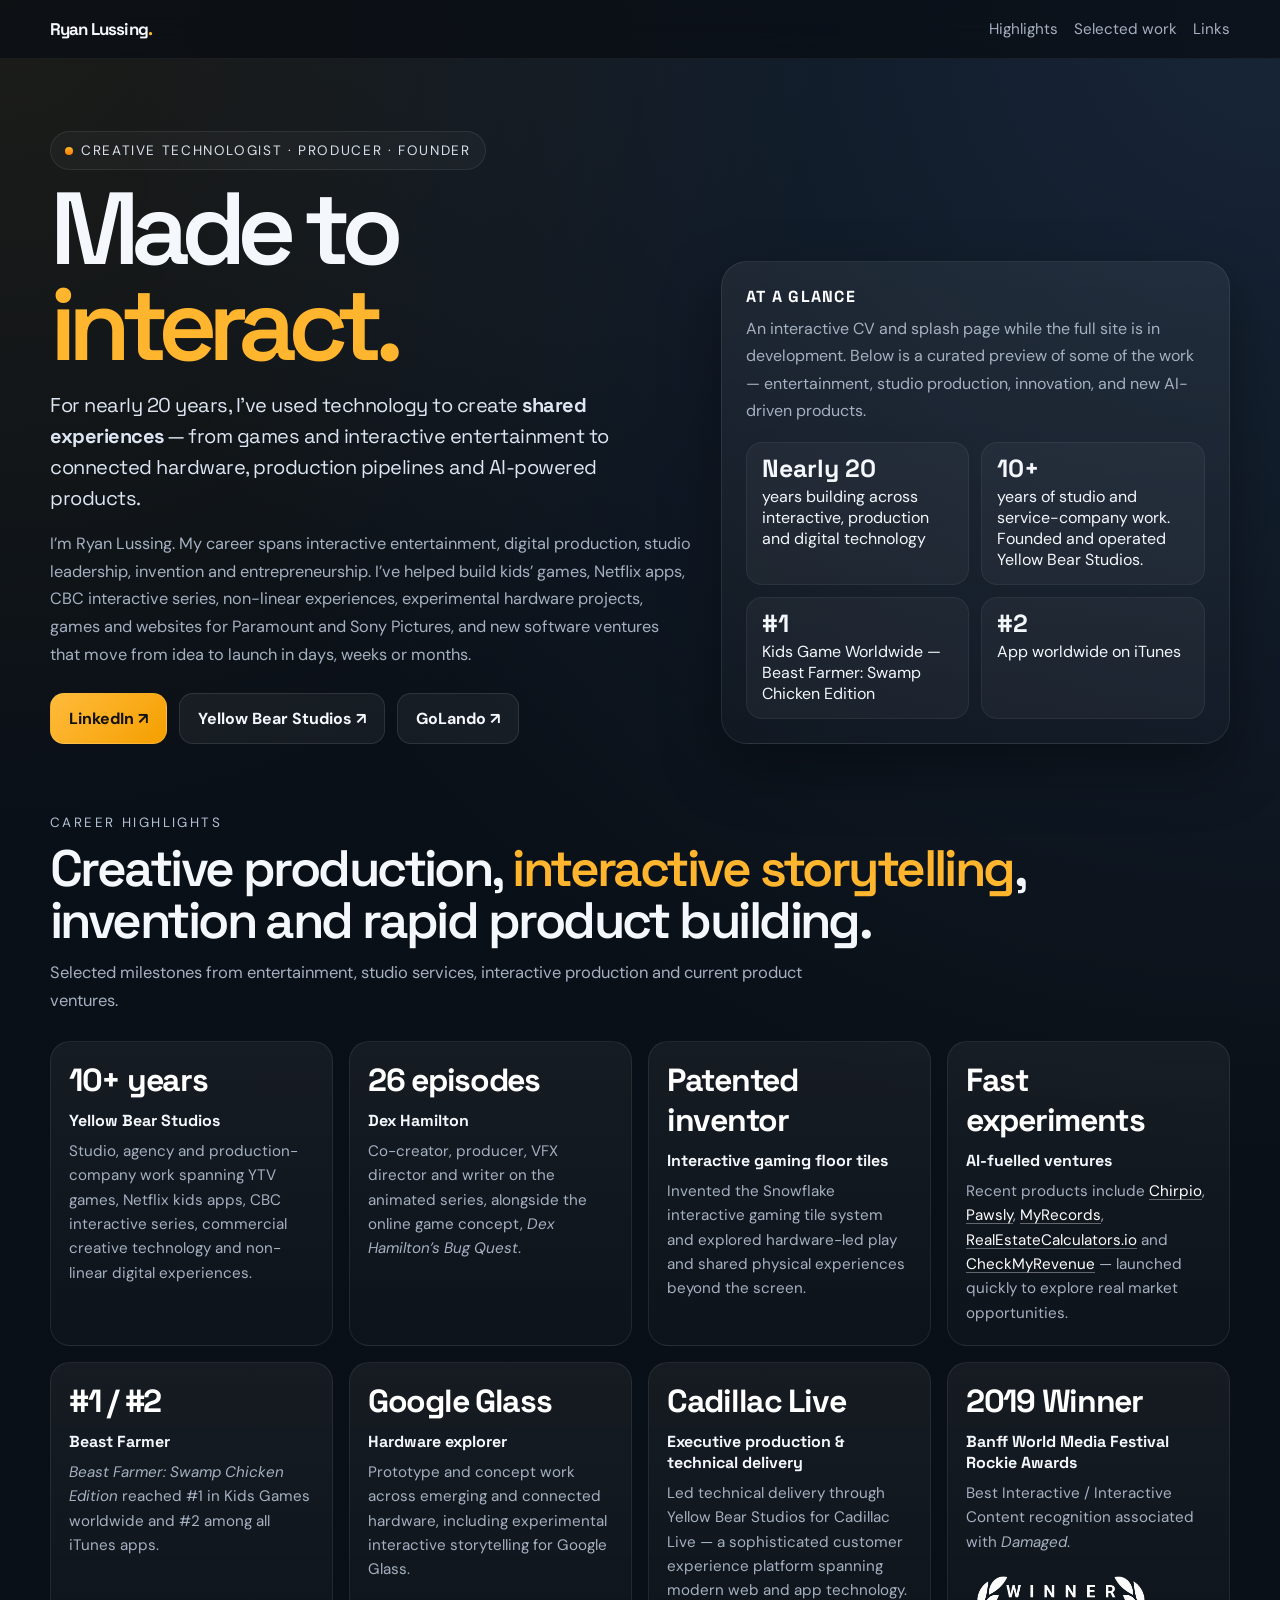
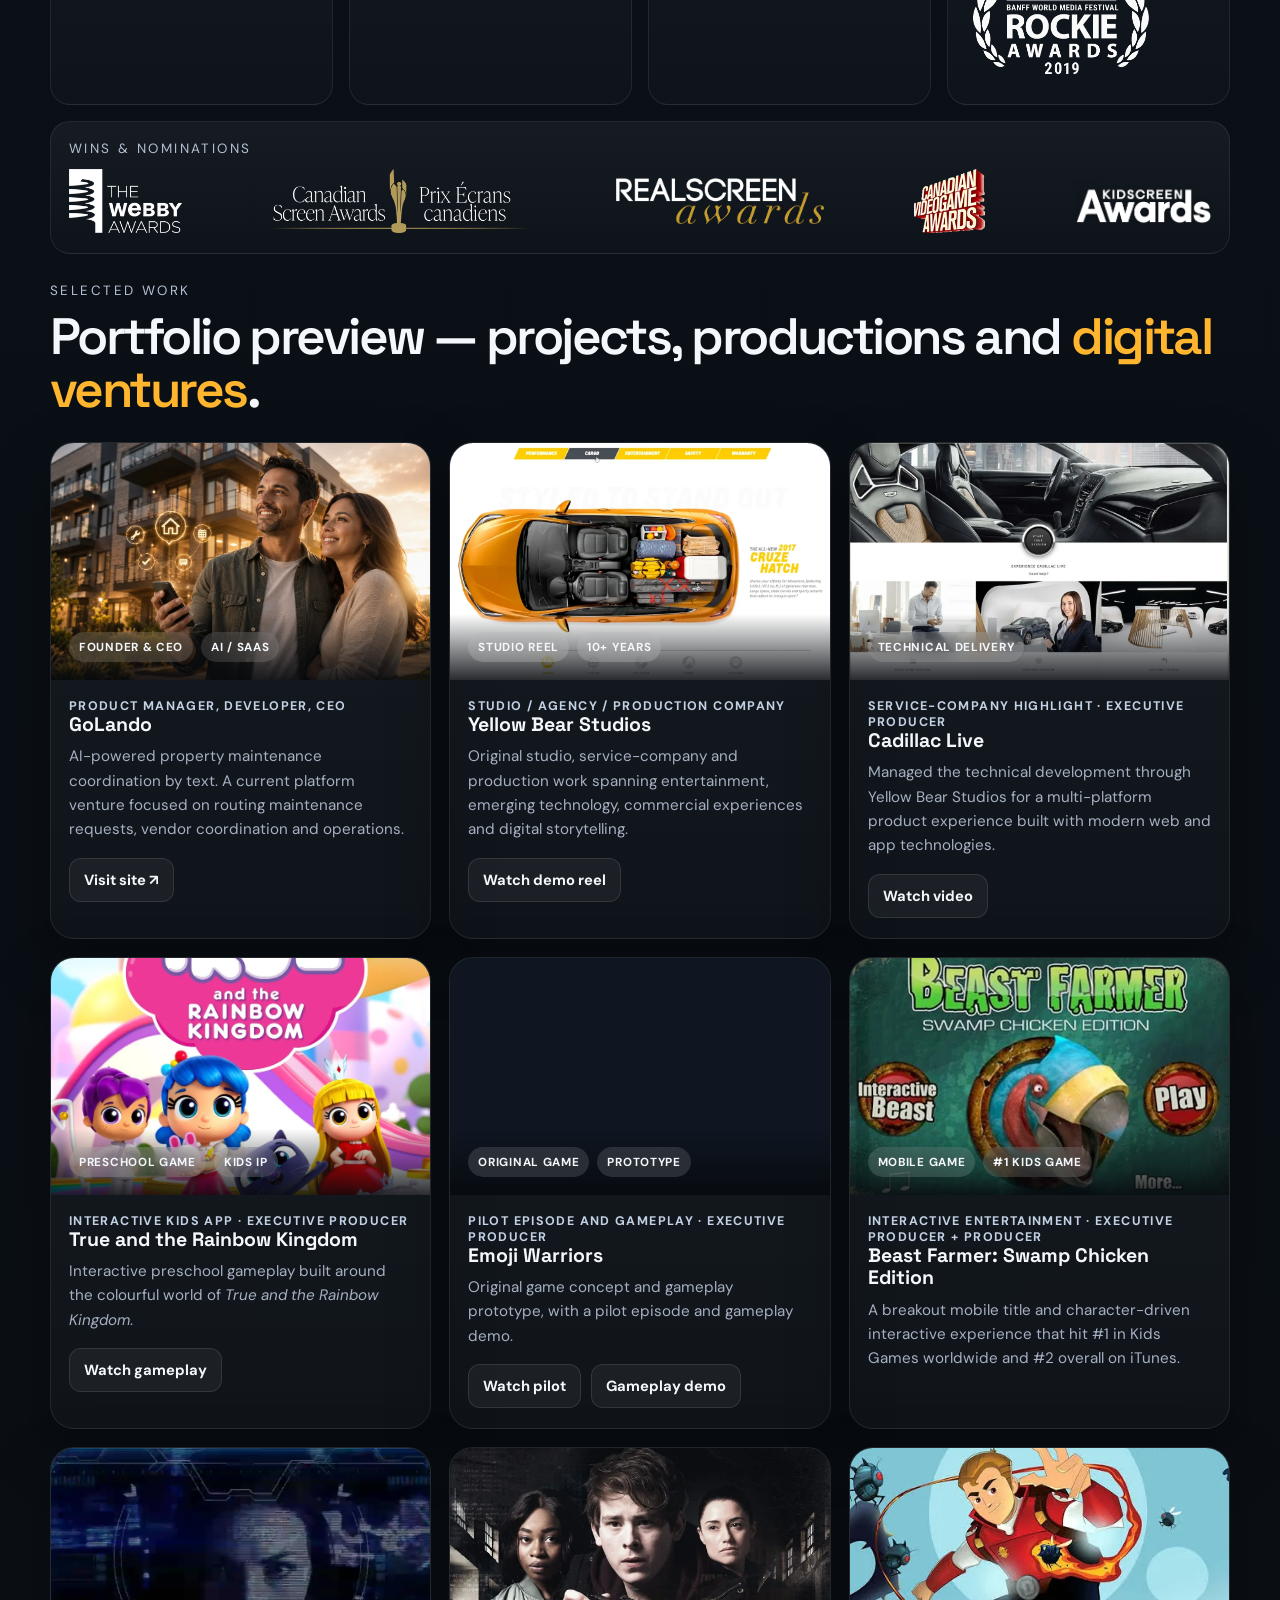
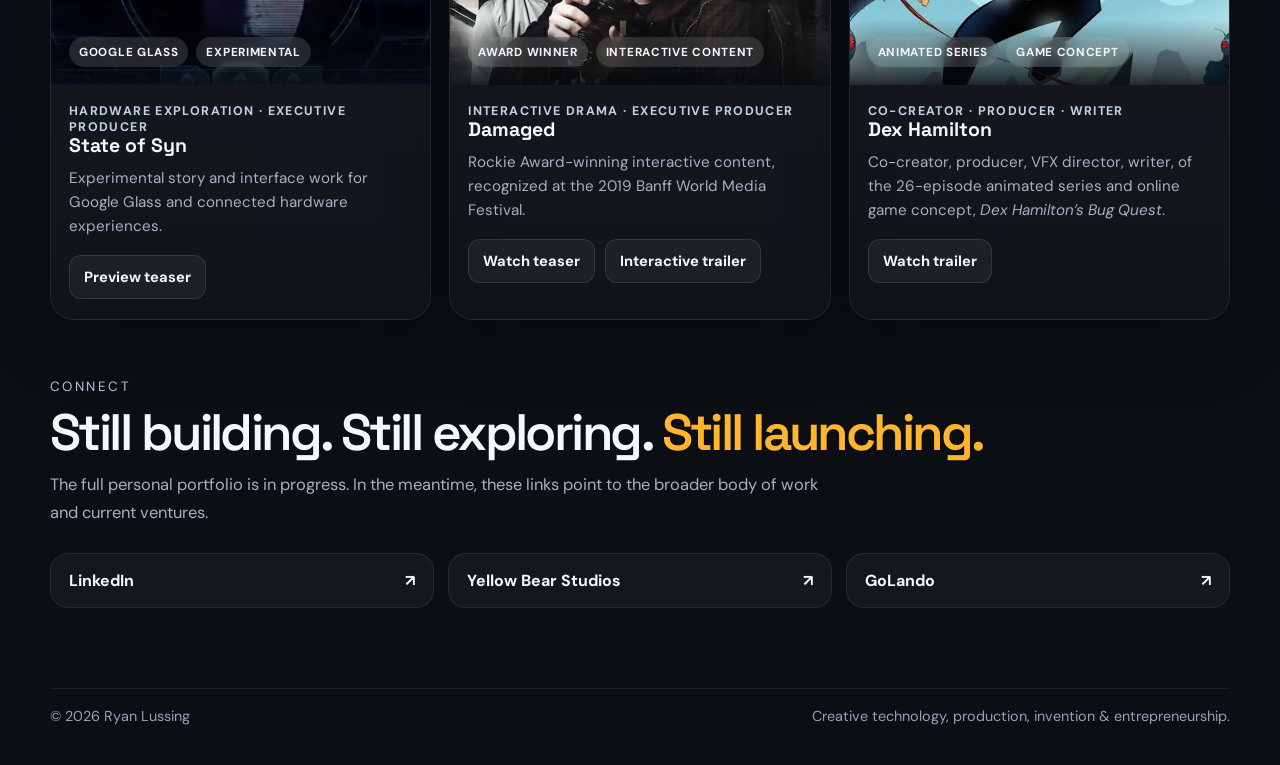
<file: site/index.html>
<!doctype html>
<html lang="en">
<head>
<meta charset="utf-8">
<meta name="viewport" content="width=device-width, initial-scale=1">
<title>Ryan Lussing — Coming Soon</title>
<meta name="description" content="Ryan Lussing is a creative technologist, producer and founder with nearly 20 years of games, interactive entertainment, connected hardware and AI-powered products.">
<link rel="canonical" href="https://ryanlussing.com/">
<meta name="theme-color" content="#0b0f14">

<!-- Open Graph / social sharing -->
<meta property="og:type" content="website">
<meta property="og:site_name" content="Ryan Lussing">
<meta property="og:url" content="https://ryanlussing.com/">
<meta property="og:title" content="Ryan Lussing — Creative technologist · Producer · Founder">
<meta property="og:description" content="For nearly 20 years, I’ve used technology to create shared experiences — from games and interactive entertainment to connected hardware, production pipelines and AI-powered products.">
<meta property="og:image" content="https://ryanlussing.com/images/og-image.jpg">
<meta property="og:image:width" content="1200">
<meta property="og:image:height" content="675">
<meta property="og:image:alt" content="Yellow Bear Studios demo reel still">
<meta name="twitter:card" content="summary_large_image">

<!-- Placeholder favicons -->
<link rel="icon" href="favicon-32.png" sizes="32x32" type="image/png">
<link rel="icon" href="favicon.svg" type="image/svg+xml">
<link rel="apple-touch-icon" href="apple-touch-icon.png">

<link rel="preconnect" href="https://fonts.googleapis.com">
<link rel="preconnect" href="https://fonts.gstatic.com" crossorigin>
<link href="https://fonts.googleapis.com/css2?family=DM+Sans:wght@400;500;600;700&family=Space+Grotesk:wght@400;500;600;700&display=swap" rel="stylesheet">
<link rel="stylesheet" href="css/styles.css">

<script type="application/ld+json">
{
  "@context": "https://schema.org",
  "@type": "Person",
  "name": "Ryan Lussing",
  "url": "https://ryanlussing.com/",
  "jobTitle": "Creative technologist, producer and founder",
  "sameAs": ["https://www.linkedin.com/in/ryan-lussing-2b3353b/"]
}
</script>
<script src="js/main.js" defer></script>
</head>
<body>
<a class="skip-link button primary" href="#top">Skip to content</a>

<header>
  <div class="shell header-inner">
    <a class="wordmark" href="#top">Ryan Lussing<i>.</i></a>
    <button class="menu-toggle" id="menuToggle" type="button" aria-expanded="false" aria-controls="siteNav" aria-label="Menu">
      <svg class="menu-icon" width="18" height="18" viewBox="0 0 18 18" aria-hidden="true"><path d="M2 4.5h14M2 9h14M2 13.5h14" stroke="currentColor" stroke-width="2" stroke-linecap="round"/></svg>
      <span class="close-icon" aria-hidden="true">×</span>
    </button>
    <nav class="nav" id="siteNav" aria-label="Main">
      <a href="#highlights">Highlights</a>
      <a href="#work">Selected work</a>
      <a href="#connect">Links</a>
    </nav>
  </div>
</header>

<main id="top" class="shell">
  <section class="hero" aria-label="Introduction">
    <div class="hero-copy">
      <div class="kicker">Creative technologist · Producer · Founder</div>
      <h1>Made to<br><em>interact.</em></h1>
      <div class="lead">For nearly 20 years, I’ve used technology to create <strong>shared experiences</strong> — from games and interactive entertainment to connected hardware, production pipelines and AI-powered products.</div>
      <p>I’m Ryan Lussing. My career spans interactive entertainment, digital production, studio leadership, invention and entrepreneurship. I’ve helped build kids’ games, Netflix apps, CBC interactive series, non-linear experiences, experimental hardware projects, games and websites for Paramount and Sony Pictures, and new software ventures that move from idea to launch in days, weeks or months.</p>
      <div class="quick-links">
        <a class="button primary" href="https://www.linkedin.com/in/ryan-lussing-2b3353b/" target="_blank" rel="noopener noreferrer">LinkedIn ↗</a>
        <a class="button" href="https://yellowbearstudios.com" target="_blank" rel="noopener noreferrer">Yellow Bear Studios ↗</a>
        <a class="button" href="https://golando.ca" target="_blank" rel="noopener noreferrer">GoLando ↗</a>
      </div>
    </div>
    <aside class="side-card" aria-label="At a glance">
      <h3>At a glance</h3>
      <p>An interactive CV and splash page while the full site is in development. Below is a curated preview of some of the work — entertainment, studio production, innovation, and new AI-driven products.</p>
      <div class="badge-strip">
        <div class="mini"><strong>Nearly 20</strong><span>years building across interactive, production and digital technology</span></div>
        <div class="mini"><strong>10+</strong><span>years of studio and service-company work. Founded and operated Yellow Bear Studios.</span></div>
        <div class="mini"><strong>#1</strong><span>Kids Game Worldwide — Beast Farmer: Swamp Chicken Edition</span></div>
        <div class="mini"><strong>#2</strong><span>App worldwide on iTunes</span></div>
      </div>
    </aside>
  </section>

  <section class="section" id="highlights" aria-labelledby="highlights-title">
    <div class="eyebrow">Career highlights</div>
    <h2 id="highlights-title">Creative production, <em>interactive storytelling</em>, invention and rapid product building.</h2>
    <div class="section-intro">Selected milestones from entertainment, studio services, interactive production and current product ventures.</div>
    <div class="highlights">
      <article class="highlight"><div class="num">10+ years</div><h3>Yellow Bear Studios</h3><p>Studio, agency and production-company work spanning YTV games, Netflix kids apps, CBC interactive series, commercial creative technology and non-linear digital experiences.</p></article>
      <article class="highlight"><div class="num">26 episodes</div><h3>Dex Hamilton</h3><p>Co-creator, producer, VFX director and writer on the animated series, alongside the online game concept, <em>Dex Hamilton’s Bug Quest</em>.</p></article>
      <article class="highlight"><div class="num">Patented inventor</div><h3>Interactive gaming floor tiles</h3><p>Invented the Snowflake interactive gaming tile system and explored hardware-led play and shared physical experiences beyond the screen.</p></article>
      <article class="highlight"><div class="num">Fast experiments</div><h3>AI-fuelled ventures</h3><p>Recent products include <a href="https://chirpio.ai" target="_blank" rel="noopener noreferrer">Chirpio</a>, <a href="https://pawsly.ca" target="_blank" rel="noopener noreferrer">Pawsly</a>, <a href="https://myrecords.ca" target="_blank" rel="noopener noreferrer">MyRecords</a>, <a href="https://realestatecalculators.io" target="_blank" rel="noopener noreferrer">RealEstateCalculators.io</a> and <a href="https://checkmyrevenue.com" target="_blank" rel="noopener noreferrer">CheckMyRevenue</a> — launched quickly to explore real market opportunities.</p></article>
      <article class="highlight"><div class="num">#1 / #2</div><h3>Beast Farmer</h3><p><em>Beast Farmer: Swamp Chicken Edition</em> reached #1 in Kids Games worldwide and #2 among all iTunes apps.</p></article>
      <article class="highlight"><div class="num">Google Glass</div><h3>Hardware explorer</h3><p>Prototype and concept work across emerging and connected hardware, including experimental interactive storytelling for Google Glass.</p></article>
      <article class="highlight"><div class="num">Cadillac Live</div><h3>Executive production &amp; technical delivery</h3><p>Led technical delivery through Yellow Bear Studios for Cadillac Live — a sophisticated customer experience platform spanning modern web and app technology.</p></article>
      <article class="highlight award"><div><div class="num">2019 Winner</div><h3>Banff World Media Festival Rockie Awards</h3><p>Best Interactive / Interactive Content recognition associated with <em>Damaged</em>.</p></div><img src="images/rockie-awards-laurels.png" width="375" height="230" loading="lazy" decoding="async" alt="2019 Banff World Media Festival Rockie Awards laurels"></article>
      <article class="highlight award-logos">
        <div class="eyebrow">Wins &amp; nominations</div>
        <ul>
          <li><img src="images/awards/webby-awards.png" width="212" height="120" loading="lazy" decoding="async" alt="The Webby Awards"></li>
          <li><img src="images/awards/canadian-screen-awards.png" width="479" height="120" loading="lazy" decoding="async" alt="Canadian Screen Awards"></li>
          <li class="wide"><img src="images/awards/realscreen-awards.png" width="543" height="120" loading="lazy" decoding="async" alt="Realscreen Awards"></li>
          <li><img src="images/awards/canadian-videogame-awards.png" width="134" height="120" loading="lazy" decoding="async" alt="Canadian Videogame Awards"></li>
          <li class="wide"><img src="images/awards/kidscreen-awards.png" width="285" height="96" loading="lazy" decoding="async" alt="Kidscreen Awards"></li>
        </ul>
      </article>
    </div>
  </section>

  <section class="section" id="work" aria-labelledby="work-title">
    <div class="eyebrow">Selected work</div>
    <h2 id="work-title">Portfolio preview — projects, productions and <em>digital ventures</em>.</h2>
    <!-- Cards are rendered by js/main.js from data/projects.json -->
    <div class="grid" id="projectGrid"></div>
    <noscript><p class="section-intro">Turn on JavaScript to see the project grid.</p></noscript>
  </section>
</main>

<section class="bottom" id="connect" aria-labelledby="connect-title">
  <div class="shell">
    <div class="eyebrow">Connect</div>
    <h2 id="connect-title">Still building. Still exploring. <em>Still launching.</em></h2>
    <div class="section-intro">The full personal portfolio is in progress. In the meantime, these links point to the broader body of work and current ventures.</div>
    <nav class="links" aria-label="Elsewhere">
      <a href="https://www.linkedin.com/in/ryan-lussing-2b3353b/" target="_blank" rel="noopener noreferrer"><span>LinkedIn</span><span aria-hidden="true">↗</span></a>
      <a href="https://yellowbearstudios.com" target="_blank" rel="noopener noreferrer"><span>Yellow Bear Studios</span><span aria-hidden="true">↗</span></a>
      <a href="https://golando.ca" target="_blank" rel="noopener noreferrer"><span>GoLando</span><span aria-hidden="true">↗</span></a>
    </nav>
  </div>
</section>

<footer>
  <div class="shell footerline">
    <span>© 2026 Ryan Lussing</span>
    <span>Creative technology, production, invention &amp; entrepreneurship.</span>
  </div>
</footer>

<div class="modal" id="videoModal" aria-hidden="true">
  <div class="modal-panel" role="dialog" aria-modal="true" aria-labelledby="modalTitle">
    <div class="modal-top">
      <h3 id="modalTitle">Preview</h3>
      <button class="modal-close" id="closeModal" type="button" aria-label="Close video">×</button>
    </div>
    <!-- The YouTube/Vimeo player is only created when a video is opened -->
    <div class="modal-body" id="modalPlayer"></div>
  </div>
</div>
</body>
</html>
</file>
<file: site/css/styles.css>
/* ==========================================================================
   Ryan Lussing — portfolio styles
   Source of truth: design/reference.html. Values match the reference exactly.
   Mobile-first: base styles are the reference's phone layout (up to 720px),
   then tablet (721px and up) and desktop (1081px and up) build on them.
   ========================================================================== */

/* Design tokens ------------------------------------------------------------ */
:root{
  /* Palette from the reference */
  --bg:#0b0f14;
  --panel:#111824;
  --panel2:#0f1621;
  --soft:#161f2d;
  --text:#f4f7fb;
  --muted:#a5b0c1;
  --line:rgba(255,255,255,.08);
  --gold:#ffb52e;
  --blue:#71a9ff;
  --cyan:#80d8ff;
  --pink:#ff6ec7;

  /* Colours the reference uses inline */
  --text-lead:#dde6f2;
  --text-kicker:#d8e0eb;
  --text-eyebrow:#b4c1d5;
  --text-role:#c3d1e5;
  --text-footer:#95a2b5;
  --gold-light:#ffbb3c;
  --gold-deep:#f59f00;
  --orange:#ff7b00;
  --on-gold:#111;
  --bg-top:#091018;
  --header-bg:rgba(9,13,18,.72);
  --modal-scrim:rgba(3,5,8,.84);
  --modal-bg:#0b1119;

  /* Type */
  --font-body:'DM Sans',Arial,sans-serif;
  --font-display:'Space Grotesk',Arial,sans-serif;

  /* Shape, depth and layout */
  --radius:22px;
  --shadow:0 24px 60px rgba(0,0,0,.35);
  --shell-max:1180px;
}

/* Base --------------------------------------------------------------------- */
*{box-sizing:border-box}
@media (prefers-reduced-motion: no-preference){html{scroll-behavior:smooth}}
body{margin:0;font-family:var(--font-body);background:radial-gradient(circle at top right, rgba(113,169,255,.14), transparent 28%),radial-gradient(circle at top left, rgba(255,181,46,.08), transparent 20%),linear-gradient(180deg,var(--bg-top) 0%,var(--bg) 100%);color:var(--text)}
body.modal-open{overflow:hidden}
a{color:inherit;text-decoration:none}
img{display:block;max-width:100%}
h1,h2,h3{font-family:var(--font-display)}
.shell{width:min(100% - 24px,var(--shell-max));margin:0 auto}

/* Skip link: off-screen until focused with the keyboard */
.skip-link{position:absolute;left:12px;top:-80px;z-index:100}
.skip-link:focus{top:12px}

/* Header ------------------------------------------------------------------- */
header{position:static;top:0;z-index:20;-webkit-backdrop-filter:blur(18px);backdrop-filter:blur(18px);background:var(--header-bg);border-bottom:1px solid rgba(255,255,255,.06)}
.header-inner{display:flex;justify-content:space-between;align-items:center;gap:20px;padding:18px 0}
.wordmark{font-family:var(--font-display);font-size:1.06rem;font-weight:700;letter-spacing:-.05em}
.wordmark i{color:var(--gold);font-style:normal}
.nav{display:none;gap:16px;flex-wrap:wrap;font-size:.95rem;color:var(--muted)}

/* Phone menu: the reference hides the nav on phones; this reuses the modal
   close button and the Connect link tiles so the links stay reachable.
   The negative margin sits the 38px button inside the header padding, so the
   header keeps the reference height. */
.menu-toggle{display:inline-flex;align-items:center;justify-content:center;cursor:pointer;border:0;background:rgba(255,255,255,.08);color:#fff;width:38px;height:38px;border-radius:10px;font-size:1.25rem;padding:0;margin:-8px 0}
.menu-toggle .close-icon,.menu-toggle[aria-expanded="true"] .menu-icon{display:none}
.menu-toggle[aria-expanded="true"] .close-icon{display:inline}
@media (max-width: 720px){
  .header-inner{flex-wrap:wrap}
  .nav.is-open{display:flex;flex-direction:column;flex-basis:100%;gap:10px}
  .nav.is-open a{padding:16px 18px;border-radius:18px;background:rgba(255,255,255,.04);border:1px solid var(--line);font-weight:700;color:var(--text)}
}

/* Hero --------------------------------------------------------------------- */
.hero{padding:46px 0 42px;display:grid;grid-template-columns:1fr;gap:28px;align-items:end}
.kicker{display:inline-flex;gap:8px;align-items:center;padding:10px 14px;border:1px solid var(--line);border-radius:999px;background:rgba(255,255,255,.03);font-size:.85rem;color:var(--text-kicker);letter-spacing:.12em;text-transform:uppercase}
.kicker::before{content:"";width:8px;height:8px;border-radius:999px;background:linear-gradient(180deg,var(--gold),var(--orange))}
h1{font-size:3.05rem;font-weight:600;line-height:.94;letter-spacing:-.085em;margin:.7rem 0 1rem}
h1 em{font-style:normal;color:var(--gold)}
h2{font-weight:600;letter-spacing:-.065em}
.lead{font-family:var(--font-display);font-size:1.08rem;line-height:1.55;letter-spacing:-.025em;color:var(--text-lead);max-width:640px}
.hero-copy p{font-size:1.02rem;line-height:1.7;color:var(--muted);max-width:62ch}
.quick-links{display:flex;flex-wrap:wrap;gap:12px;margin-top:24px}

/* Buttons ------------------------------------------------------------------ */
.button{display:inline-flex;align-items:center;gap:10px;padding:14px 18px;border-radius:14px;border:1px solid rgba(255,255,255,.10);background:rgba(255,255,255,.05);font-weight:700;transition:.2s ease;cursor:pointer}
.button:hover{transform:translateY(-1px);background:rgba(255,255,255,.08)}
.button.primary{background:linear-gradient(135deg,var(--gold-light),var(--gold-deep));color:var(--on-gold)}
/* <button> elements don't inherit type or colour by default */
button.button{font:inherit;font-weight:700;color:inherit}

/* "At a glance" card ------------------------------------------------------- */
.side-card{background:linear-gradient(180deg,rgba(255,255,255,.06),rgba(255,255,255,.02));border:1px solid var(--line);border-radius:26px;padding:24px;box-shadow:var(--shadow)}
.side-card h3{margin:0 0 8px;font-size:1rem;color:#fff;letter-spacing:.08em;text-transform:uppercase}
.side-card p{margin:0;color:var(--muted);line-height:1.7}
.badge-strip{display:grid;grid-template-columns:1fr;gap:12px;margin-top:18px}
.mini{padding:14px 15px;border-radius:16px;background:rgba(255,255,255,.04);border:1px solid rgba(255,255,255,.06)}
.mini strong{display:block;font-family:var(--font-display);font-size:1.55rem;line-height:1;margin-bottom:4px}

/* Section heading block ---------------------------------------------------- */
.section{padding:28px 0 0}
.eyebrow{font-size:.84rem;letter-spacing:.18em;text-transform:uppercase;color:var(--text-eyebrow);margin-bottom:12px}
/* .bottom h2: the reference left the Connect heading unstyled (it sits outside
   a .section); it now matches the other section headings, as approved. */
.section h2,.bottom h2{font-size:clamp(2rem,4vw,3.5rem);line-height:1.02;letter-spacing:-.05em;margin:0 0 12px}
.section h2 em,.bottom h2 em{font-style:normal;color:var(--gold)}
.section-intro{max-width:780px;color:var(--muted);font-size:1.03rem;line-height:1.7;margin-bottom:26px}

/* Highlight tiles ---------------------------------------------------------- */
.highlights{display:grid;grid-template-columns:1fr;gap:16px}
.highlight{background:linear-gradient(180deg,rgba(255,255,255,.05),rgba(255,255,255,.02));border:1px solid var(--line);border-radius:20px;padding:18px 18px 20px}
.highlight .num{font-family:var(--font-display);font-size:2rem;font-weight:800;letter-spacing:-.04em;margin-bottom:10px;color:#fff}
.highlight h3{font-size:1rem;margin:0 0 8px}
.highlight p{margin:0;color:var(--muted);font-size:.95rem;line-height:1.6}
.highlight p a{color:#fff;text-decoration:underline;text-decoration-color:rgba(255,255,255,.35);text-underline-offset:3px}
.highlight p a:hover,.highlight p a:focus-visible{color:var(--gold);text-decoration-color:currentColor}
.highlight.award{display:flex;flex-direction:column;justify-content:space-between;gap:14px}
.highlight.award img{width:190px;max-width:100%;height:auto;opacity:.98}
.highlight.award-logos{grid-column:1/-1}
.award-logos ul{list-style:none;margin:0;padding:0;display:flex;flex-wrap:wrap;align-items:center;gap:18px 28px}
.award-logos li{display:flex;align-items:center;height:44px}
.award-logos li.wide{height:32px}
.award-logos img{height:100%;width:auto;max-width:100%}

/* Project cards ------------------------------------------------------------ */
.grid{display:grid;grid-template-columns:1fr;gap:18px;padding-bottom:40px}
/* Selected work has no intro line, so the grid keeps the intro's gap below the heading */
.section h2 + .grid{margin-top:26px}
.card{overflow:hidden;border-radius:24px;background:linear-gradient(180deg,rgba(255,255,255,.05),rgba(255,255,255,.025));border:1px solid var(--line);box-shadow:var(--shadow)}
.thumb{position:relative;aspect-ratio:16/10;overflow:hidden;background:var(--panel2)}
.thumb img{width:100%;height:100%;object-fit:cover}
.thumb .overlay{position:absolute;inset:auto 0 0 0;padding:18px;background:linear-gradient(180deg,transparent,rgba(6,9,13,.86))}
.thumb .chipline{display:flex;gap:8px;flex-wrap:wrap}
.chip{display:inline-flex;padding:7px 10px;border-radius:999px;background:rgba(255,255,255,.13);-webkit-backdrop-filter:blur(10px);backdrop-filter:blur(10px);font-size:.73rem;font-weight:700;letter-spacing:.06em;text-transform:uppercase}
.card-body{padding:18px 18px 20px}
.card-title{display:flex;justify-content:space-between;align-items:flex-start;gap:10px;margin-bottom:8px}
.card-title h3{margin:0;font-size:1.22rem;line-height:1.15}
.role{font-size:.78rem;letter-spacing:.11em;text-transform:uppercase;color:var(--text-role);font-weight:700}
.card p{margin:0;color:var(--muted);font-size:.95rem;line-height:1.6}
.actions{display:flex;gap:10px;flex-wrap:wrap;margin-top:16px}
.actions .button{padding:11px 14px;border-radius:12px;font-size:.92rem}
.actions .button.secondary{background:rgba(255,255,255,.03)}

/* Text-only thumbnail for projects without artwork (the reference's Cadillac card) */
.text-thumb{position:absolute;inset:0;padding:24px;background:radial-gradient(circle at top right, rgba(255,255,255,.18), transparent 35%),linear-gradient(135deg,#151922 0%, #0b0d12 58%, #161d28 100%);display:flex;flex-direction:column;justify-content:space-between}
.text-thumb-lines{height:100%;background:linear-gradient(180deg, transparent 0%, transparent 65%, rgba(255,255,255,.08) 65%, rgba(255,255,255,.08) 66%, transparent 66%), radial-gradient(circle at 74% 26%, rgba(255,181,46,.18), transparent 22%)}
.text-thumb .brand{font-size:.82rem;letter-spacing:.16em;text-transform:uppercase;color:#d7dde8}
.text-thumb .name{font-family:var(--font-display);font-size:2rem;font-weight:800;letter-spacing:-.04em;max-width:260px}
.text-thumb .meta{display:flex;gap:8px;flex-wrap:wrap}

/* Connect link tiles ------------------------------------------------------- */
.bottom{padding:18px 0 56px}
.links{display:grid;grid-template-columns:1fr;gap:14px}
.links a{padding:16px 18px;border-radius:18px;background:rgba(255,255,255,.04);border:1px solid var(--line);display:flex;justify-content:space-between;align-items:center;font-weight:700}

/* Footer ------------------------------------------------------------------- */
footer{padding:24px 0 40px;color:var(--text-footer);font-size:.9rem}
.footerline{display:flex;flex-direction:column;justify-content:space-between;gap:14px;border-top:1px solid var(--line);padding-top:18px;flex-wrap:wrap}

/* Video modal -------------------------------------------------------------- */
.modal{position:fixed;inset:0;background:var(--modal-scrim);display:none;align-items:center;justify-content:center;padding:24px;z-index:80}
.modal.open{display:flex}
.modal-panel{width:min(980px,100%);background:var(--modal-bg);border:1px solid var(--line);border-radius:var(--radius);overflow:hidden;box-shadow:0 30px 80px rgba(0,0,0,.45)}
.modal-top{padding:16px 18px;display:flex;justify-content:space-between;align-items:center;border-bottom:1px solid var(--line)}
.modal-top h3{margin:0;font-size:1rem}
.modal-close{cursor:pointer;border:0;background:rgba(255,255,255,.08);color:#fff;width:38px;height:38px;border-radius:10px;font-size:1.25rem}
.modal-body{padding:0;background:#000}
.modal-body iframe{display:block;width:100%;aspect-ratio:16/9;max-height:78vh;border:0;background:#000}

/* Tablet: 721px and up ----------------------------------------------------- */
@media (min-width: 721px){
  .shell{width:min(var(--shell-max),calc(100% - 40px))}
  header{position:sticky}
  /* Keep anchored sections clear of the sticky header */
  .section,.bottom{scroll-margin-top:60px}
  .menu-toggle{display:none}
  .nav{display:flex}
  .hero{padding-top:72px}
  h1{font-size:clamp(3.2rem,8vw,6.6rem)}
  .lead{font-size:1.25rem}
  .badge-strip{grid-template-columns:repeat(2,1fr)}
  .highlights{grid-template-columns:repeat(2,1fr)}
  .grid{grid-template-columns:repeat(2,1fr)}
  .award-logos ul{gap:22px 40px}
  .award-logos li{height:52px}
  .award-logos li.wide{height:38px}
  .footerline{flex-direction:row}
}

/* Desktop: 1081px and up --------------------------------------------------- */
@media (min-width: 1081px){
  .hero{grid-template-columns:1.2fr .95fr}
  .highlights{grid-template-columns:repeat(4,1fr)}
  .grid{grid-template-columns:repeat(3,1fr)}
  .links{grid-template-columns:repeat(3,1fr)}
  .award-logos ul{justify-content:space-between}
  .award-logos li{height:64px}
  .award-logos li.wide{height:46px}
}
</file>
